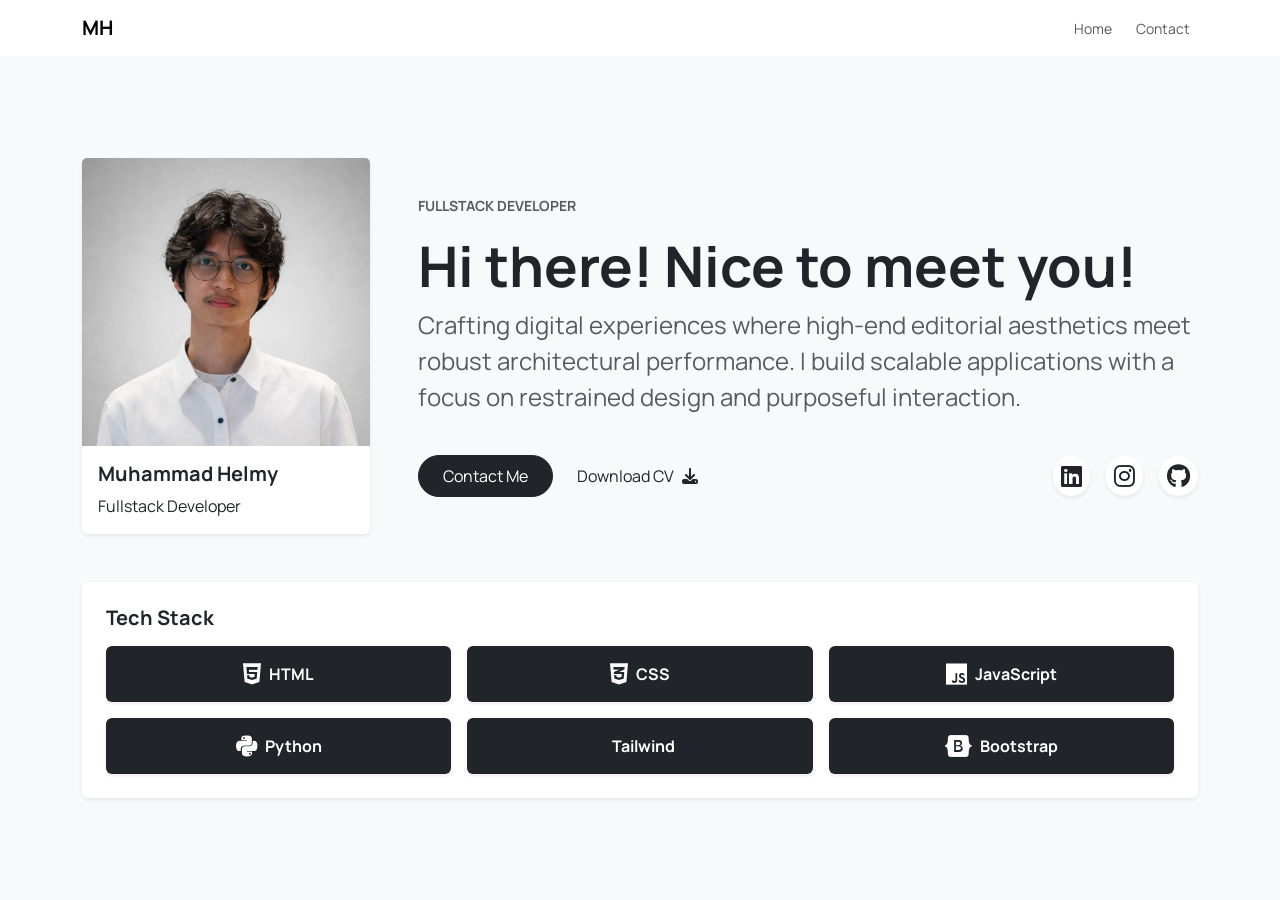
<file: index.html>
<!doctype html>
<html lang="en">
  <head>
    <meta charset="utf-8" />
    <meta name="viewport" content="width=device-width, initial-scale=1" />
    <!-- Bootstrap -->
    <link
      href="https://cdn.jsdelivr.net/npm/bootstrap@5.3.8/dist/css/bootstrap.min.css"
      rel="stylesheet"
      integrity="sha384-sRIl4kxILFvY47J16cr9ZwB07vP4J8+LH7qKQnuqkuIAvNWLzeN8tE5YBujZqJLB"
      crossorigin="anonymous"
    />
    <!-- Fonts -->
    <link
      href="https://fonts.googleapis.com/css2?family=Manrope:wght@200;400;600;700&display=swap"
      rel="stylesheet"
    />
    <link
      rel="stylesheet"
      href="https://cdnjs.cloudflare.com/ajax/libs/font-awesome/6.5.2/css/all.min.css"
    />
    <!-- CSS -->
    <link rel="stylesheet" href="style.css" />
    <link rel="shortcut icon" href="./assets/logo.svg" type="image/x-icon" />
    <title>Task Day 2 B66 - Stage 1</title>
  </head>
  <body>
    <header class="sticky-top">
      <nav class="navbar navbar-expand-lg bg-custom-white">
        <div class="container d-flex justify-content-between">
          <!-- Logo -->
          <a class="navbar-brand fw-bolder" href="./index.html">MH</a>

          <!-- Toggle (mobile) -->
          <button
            class="navbar-toggler"
            type="button"
            data-bs-toggle="collapse"
            data-bs-target="#navbarNav"
          >
            <span class="navbar-toggler-icon"></span>
          </button>

          <!-- Menu -->
          <div
            class="collapse navbar-collapse justify-content-end"
            id="navbarNav"
          >
            <ul class="navbar-nav small gap-2">
              <li class="nav-item">
                <a class="nav-link" href="./index.html">Home</a>
              </li>
              <li class="nav-item">
                <a class="nav-link" href="./contact.html">Contact</a>
              </li>
            </ul>
          </div>
        </div>
      </nav>
    </header>
    <main>
      <section
        id="home"
        class="bg-custom-primary d-flex justify-content-center align-items-center py-5"
      >
        <div class="container d-flex flex-column gap-5">
          <!-- Top Row -->
          <div
            class="d-flex flex-column flex-lg-row gap-5 align-items-center text-center text-lg-start"
          >
            <!-- Photo -->
            <div>
              <div class="card border-0 shadow-sm" style="width: 18rem">
                <img
                  src="./assets/profile.png"
                  class="card-img-top"
                  alt="..."
                  oncontextmenu="return false;"
                />
                <div class="card-body">
                  <h5 class="card-title fw-bold">Muhammad Helmy</h5>
                  <p class="card-text">Fullstack Developer</p>
                </div>
              </div>
            </div>
            <!-- Content -->
            <div
              class="d-flex flex-column align-items-center align-items-lg-start justify-content-center"
            >
              <!-- Text Content -->
              <div>
                <p class="text-uppercase text-muted small fw-bold">
                  Fullstack Developer
                </p>
                <h1 class="fw-bold display-4">Hi there! Nice to meet you!</h1>
                <p class="text-muted fs-4">
                  Crafting digital experiences where high-end editorial
                  aesthetics meet robust architectural performance. I build
                  scalable applications with a focus on restrained design and
                  purposeful interaction.
                </p>
              </div>

              <!-- Buttons & Social Media -->
              <div
                class="d-flex flex-column flex-xl-row justify-content-center justify-content-xl-between align-items-center w-100 mt-4 gap-4"
              >
                <!-- Buttons -->
                <div
                  class="d-flex flex-wrap justify-content-center align-items-center gap-3 gap-lg-4"
                >
                  <a
                    href="./contact.html"
                    class="btn btn-dark rounded-pill px-4 py-2"
                  >
                    Contact Me
                  </a>

                  <a
                    target="_blank"
                    href="https://drive.google.com/file/d/1oPvbJ0Uco0fnF1QJs1hy4bq7SaKO-Sc4/view"
                    class="d-flex align-items-center gap-2 text-decoration-none text-dark"
                  >
                    Download CV
                    <i class="fa-solid fa-download"></i>
                  </a>
                </div>

                <!-- Social Media -->
                <div class="d-flex align-items-center gap-3">
                  <a
                    target="_blank"
                    href="https://www.linkedin.com/in/muh-hlmy/"
                    class="p-2 rounded-5 bg-white d-flex justify-content-center align-items-center text-decoration-none shadow-sm"
                  >
                    <i class="fa-brands fa-linkedin fs-4 text-dark"></i>
                  </a>
                  <a
                    target="_blank"
                    href="https://www.instagram.com/muhhl.my/"
                    class="p-2 rounded-5 bg-white d-flex justify-content-center align-items-center text-decoration-none shadow-sm"
                  >
                    <i class="fa-brands fa-instagram fs-4 text-dark"></i>
                  </a>
                  <a
                    target="_blank"
                    href="https://github.com/muhhlmy/"
                    class="p-2 rounded-5 bg-white d-flex justify-content-center align-items-center text-decoration-none shadow-sm"
                  >
                    <i class="fa-brands fa-github fs-4 text-dark"></i>
                  </a>
                </div>
              </div>
            </div>
          </div>

          <!-- Tech Stack Card -->
          <div class="card border-0 shadow-sm w-100 p-2">
            <div class="card-body">
              <h5 class="card-title fw-bold mb-3">Tech Stack</h5>
              <div class="row row-cols-2 row-cols-md-3 g-3">
                <div class="col">
                  <div
                    class="d-flex align-items-center justify-content-center gap-2 text-bg-dark p-3 rounded shadow-sm h-100"
                  >
                    <i class="fa-brands fa-html5 fs-4"></i>
                    <span class="fs-6 fw-bold">HTML</span>
                  </div>
                </div>
                <div class="col">
                  <div
                    class="d-flex align-items-center justify-content-center gap-2 text-bg-dark p-3 rounded shadow-sm h-100"
                  >
                    <i class="fa-brands fa-css3-alt fs-4"></i>
                    <span class="fs-6 fw-bold">CSS</span>
                  </div>
                </div>
                <div class="col">
                  <div
                    class="d-flex align-items-center justify-content-center gap-2 text-bg-dark p-3 rounded shadow-sm h-100"
                  >
                    <i class="fa-brands fa-js fs-4"></i>
                    <span class="fs-6 fw-bold">JavaScript</span>
                  </div>
                </div>
                <div class="col">
                  <div
                    class="d-flex align-items-center justify-content-center gap-2 text-bg-dark p-3 rounded shadow-sm h-100"
                  >
                    <i class="fa-brands fa-python fs-4"></i>
                    <span class="fs-6 fw-bold">Python</span>
                  </div>
                </div>
                <div class="col">
                  <div
                    class="d-flex align-items-center justify-content-center gap-2 text-bg-dark p-3 rounded shadow-sm h-100"
                  >
                    <i class="fa-brands fa-tailwind-css fs-4"></i>
                    <span class="fs-6 fw-bold">Tailwind</span>
                  </div>
                </div>
                <div class="col">
                  <div
                    class="d-flex align-items-center justify-content-center gap-2 text-bg-dark p-3 rounded shadow-sm h-100"
                  >
                    <i class="fa-brands fa-bootstrap fs-4"></i>
                    <span class="fs-6 fw-bold">Bootstrap</span>
                  </div>
                </div>
              </div>
            </div>
          </div>
        </div>
      </section>
    </main>
    <!-- Bootstrap -->
    <script
      src="https://cdn.jsdelivr.net/npm/bootstrap@5.3.8/dist/js/bootstrap.bundle.min.js"
      integrity="sha384-FKyoEForCGlyvwx9Hj09JcYn3nv7wiPVlz7YYwJrWVcXK/BmnVDxM+D2scQbITxI"
      crossorigin="anonymous"
    ></script>
  </body>
</html>
</file>
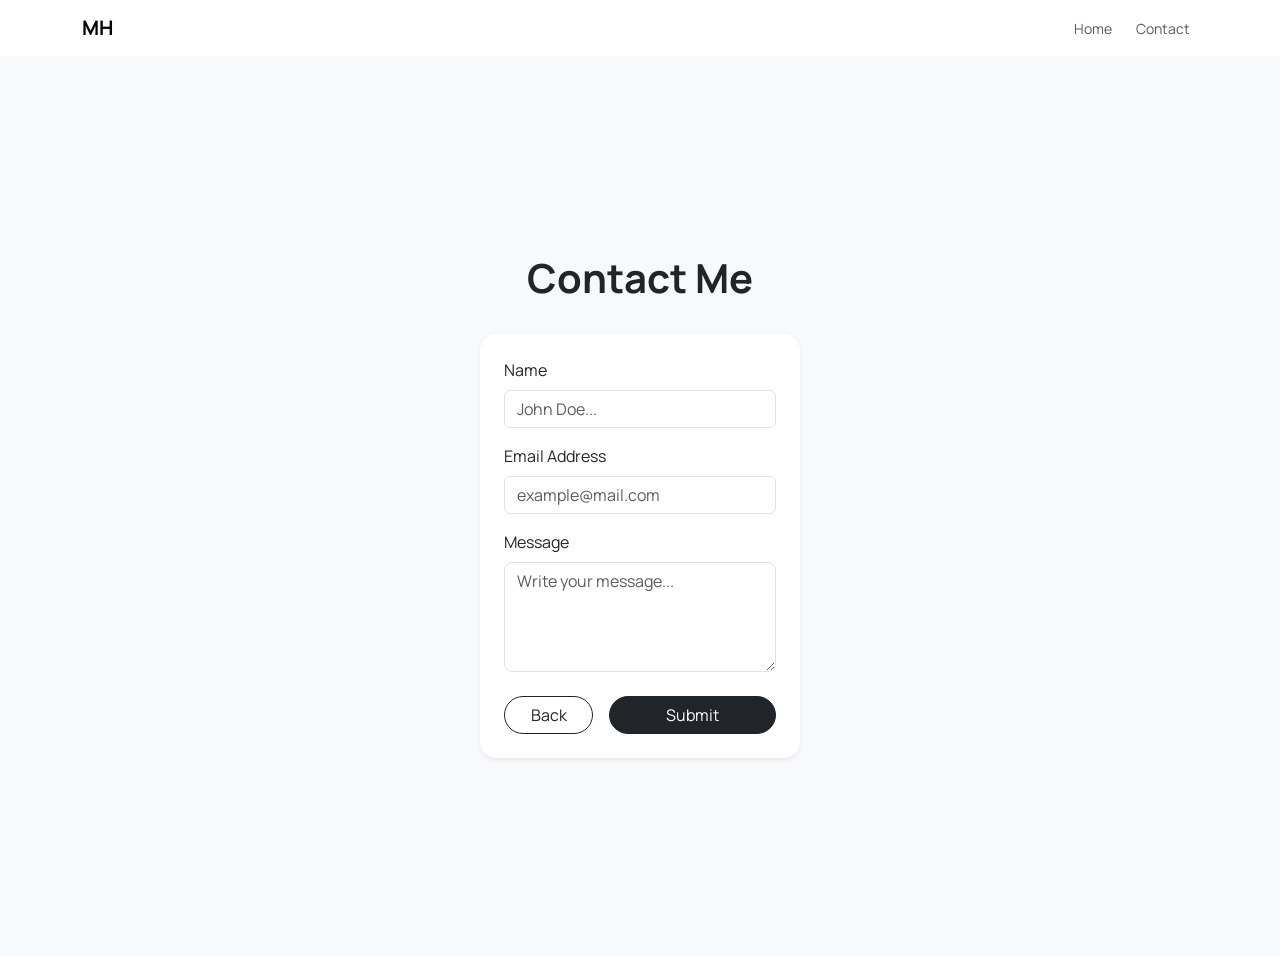
<file: contact.html>
<!doctype html>
<html lang="en">
  <head>
    <meta charset="utf-8" />
    <meta name="viewport" content="width=device-width, initial-scale=1" />
    <!-- Bootstrap -->
    <link
      href="https://cdn.jsdelivr.net/npm/bootstrap@5.3.8/dist/css/bootstrap.min.css"
      rel="stylesheet"
      integrity="sha384-sRIl4kxILFvY47J16cr9ZwB07vP4J8+LH7qKQnuqkuIAvNWLzeN8tE5YBujZqJLB"
      crossorigin="anonymous"
    />
    <!-- Fonts -->
    <link
      href="https://fonts.googleapis.com/css2?family=Manrope:wght@200;400;600;700&display=swap"
      rel="stylesheet"
    />
    <!-- CSS -->
    <link rel="stylesheet" href="style.css" />
    <link rel="shortcut icon" href="./assets/logo.svg" type="image/x-icon" />
    <title>Task Day 2 B66 - Stage 1</title>
  </head>
  <body>
    <header class="sticky-top">
      <nav class="navbar navbar-expand-lg bg-custom-white">
        <div class="container d-flex justify-content-between">
          <!-- Logo -->
          <a class="navbar-brand fw-bold" href="./index.html">MH</a>

          <!-- Toggle (mobile) -->
          <button
            class="navbar-toggler"
            type="button"
            data-bs-toggle="collapse"
            data-bs-target="#navbarNav"
          >
            <span class="navbar-toggler-icon"></span>
          </button>

          <!-- Menu -->
          <div
            class="collapse navbar-collapse justify-content-end"
            id="navbarNav"
          >
            <ul class="navbar-nav small gap-2">
              <li class="nav-item">
                <a class="nav-link" href="./index.html">Home</a>
              </li>
              <li class="nav-item">
                <a class="nav-link" href="./contact.html">Contact</a>
              </li>
            </ul>
          </div>
        </div>
      </nav>
    </header>
    <main>
      <section
        id="contact"
        class="vh-100 bg-custom-primary d-flex flex-column justify-content-center align-items-center gap-4"
      >
        <h1 class="fw-bold">Contact Me</h1>
        <form class="card border-0 shadow-sm rounded-4 p-4 w-25">
          <!-- Name -->
          <div class="mb-3">
            <label for="inputName" class="form-label">Name</label>
            <input
              type="text"
              class="form-control"
              id="inputName"
              placeholder="John Doe..."
            />
          </div>

          <!-- Email -->
          <div class="mb-3">
            <label for="inputEmail" class="form-label">Email Address</label>
            <input
              type="email"
              class="form-control"
              id="inputEmail"
              placeholder="example@mail.com"
            />
          </div>

          <!-- Message -->
          <div class="mb-4">
            <label class="form-label">Message</label>
            <textarea
              class="form-control rounded-3"
              rows="4"
              placeholder="Write your message..."
            ></textarea>
          </div>

          <!-- Buttons -->
          <div class="d-flex gap-3">
            <a
              class="btn btn-outline-dark rounded-pill w-50"
              href="./index.html"
            >
              Back
            </a>
            <button type="submit" class="btn btn-dark rounded-pill w-100">
              Submit
            </button>
          </div>
        </form>
      </section>
    </main>
    <!-- Bootstrap -->
    <script
      src="https://cdn.jsdelivr.net/npm/bootstrap@5.3.8/dist/js/bootstrap.bundle.min.js"
      integrity="sha384-FKyoEForCGlyvwx9Hj09JcYn3nv7wiPVlz7YYwJrWVcXK/BmnVDxM+D2scQbITxI"
      crossorigin="anonymous"
    ></script>
  </body>
</html>
</file>
<file: style.css>
body {
  font-family: "Manrope", sans-serif;
  overflow-x: hidden;
}

.bg-custom-primary {
  background-color: #f7f9fb;
}

.bg-custom-white {
  background-color: #ffffff;
}

.fa-brands:hover {
  color: rgb(255, 255, 255);
}

#home {
  min-height: calc(100vh - 56px);
}
</file>
